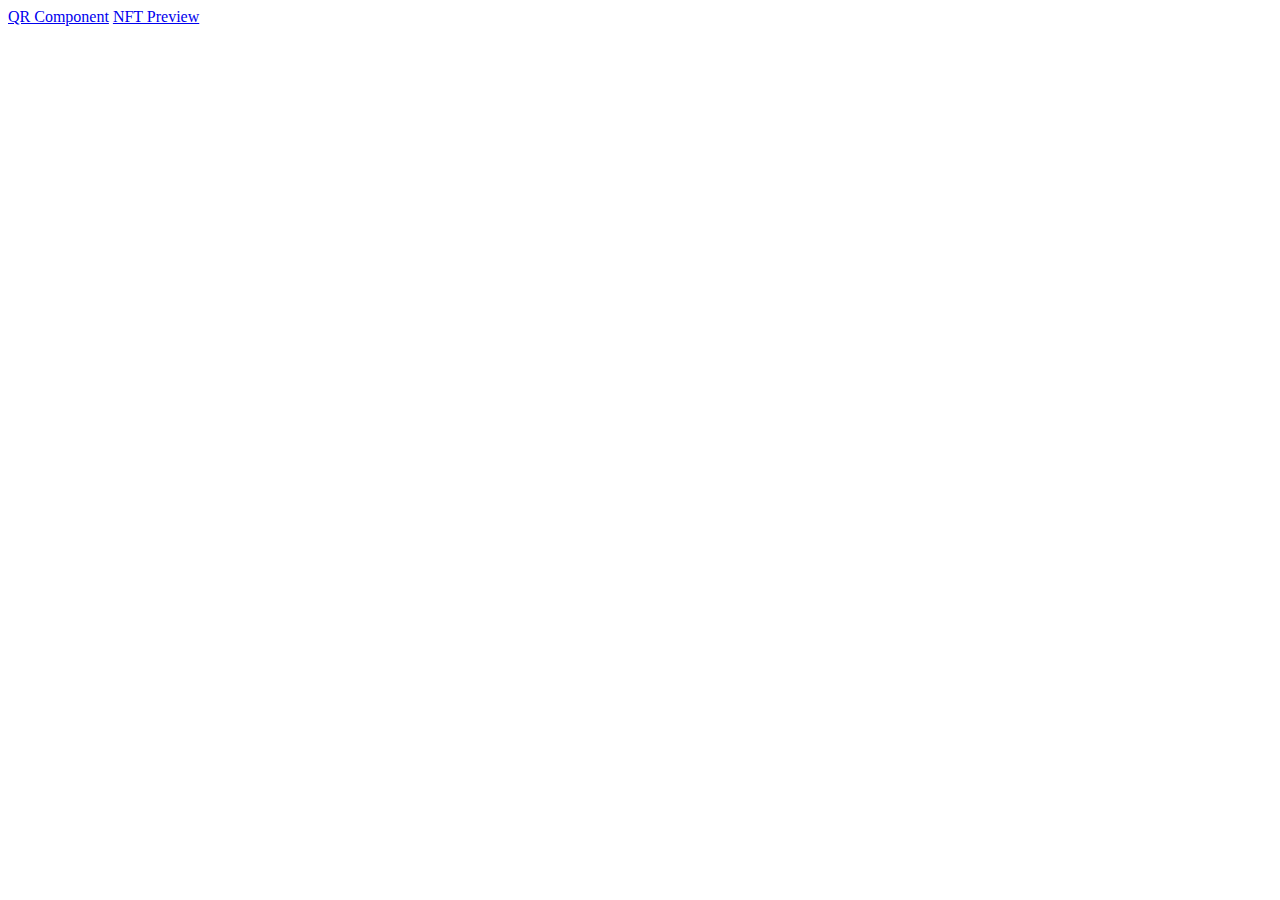
<file: index.html>
<!DOCTYPE html>
<html lang="en">
<head>
    <meta charset="UTF-8">
    <meta http-equiv="X-UA-Compatible" content="IE=edge">
    <meta name="viewport" content="width=device-width, initial-scale=1.0">
    <title>Document</title>
</head>
<body>
    <a href="./QR Component/index.html">QR Component</a>
    <a href="./NFT Preview/index.html">NFT Preview</a>
</body>
</html>
</file>
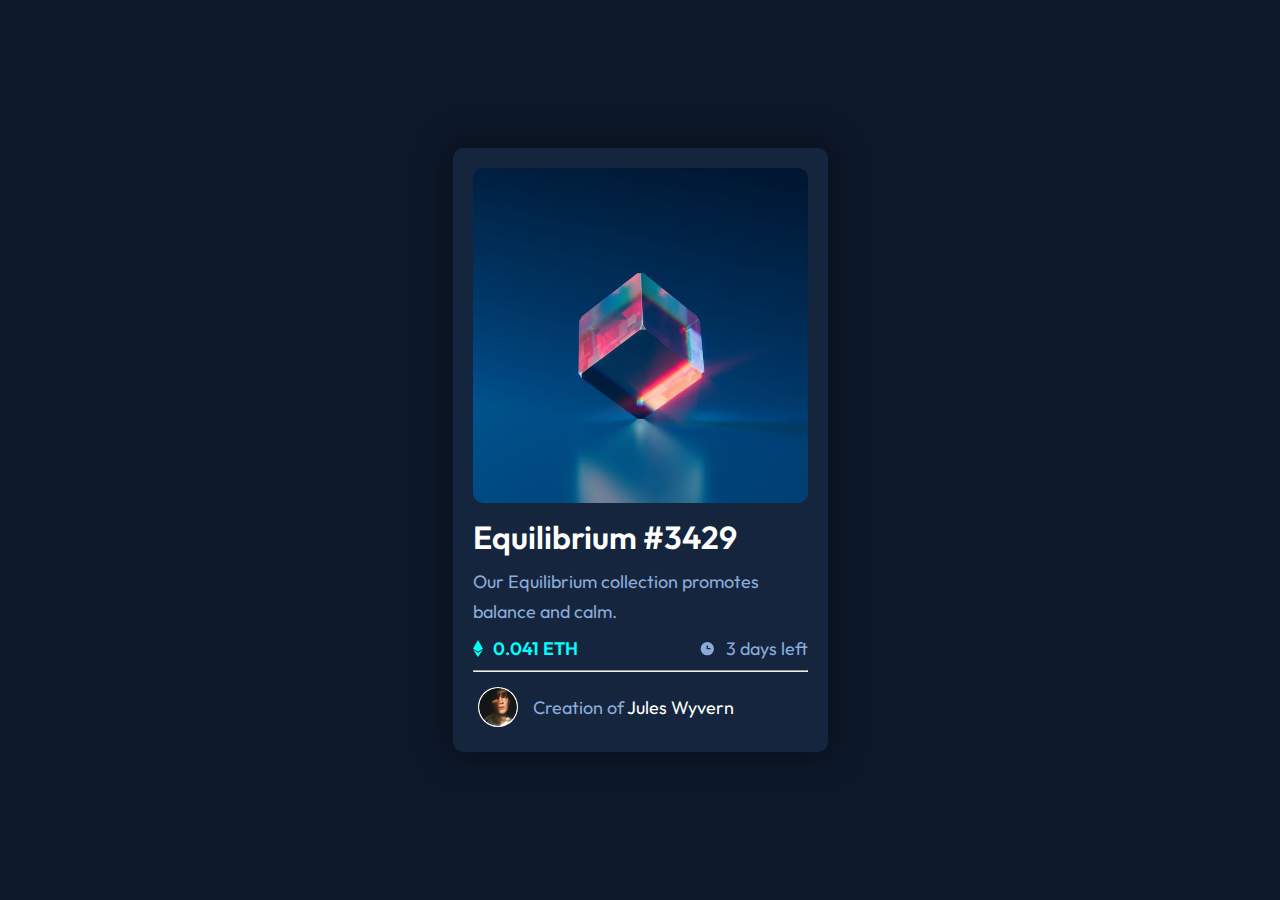
<file: NFT Preview/index.html>
<!DOCTYPE html>
<html lang="en">
  <head>
    <meta charset="UTF-8" />
    <link rel="preconnect" href="https://fonts.googleapis.com" />
    <link rel="preconnect" href="https://fonts.gstatic.com" crossorigin />
    <link
      href="https://fonts.googleapis.com/css2?family=Outfit:wght@300;400;600&display=swap"
      rel="stylesheet"
    />
    <meta http-equiv="X-UA-Compatible" content="IE=edge" />
    <meta name="viewport" content="width=device-width, initial-scale=1.0" />
    <link rel="stylesheet" href="./style.css" />
    <title>NFT Preview</title>
  </head>
  <body>
    <div class="card">
      <div class="img-container">
      <img class="showcase" src="./images/image-equilibrium.jpg" alt="" />
      <div class="showcase-overlay">
        <a href="#">
          <img class="showcase-icon icon-hover" src="./images/icon-view.svg" alt="" />
        </a>
      </div>
      </div>
      <h1><a href="#">Equilibrium #3429</a></h1>
      <p class="description">
        Our Equilibrium collection promotes balance and calm.
      </p>
      <div class="crd-info">
        <div class="pricing">
          <img class="icon" src="./images/icon-ethereum.svg" alt="" />
          <p>0.041 ETH</p>
        </div>
        <div class="time">
          <img src="./images/icon-clock.svg" alt="" />
          <p>3 days left</p>
        </div>
      </div>
      <hr />
      <div class="crd-footer">
        <img class="profile" src="./images/image-avatar.png" alt="" />
        <p>Creation of <a href="#">Jules Wyvern</a></p>
      </div>
    </div>
  </body>
</html>
</file>
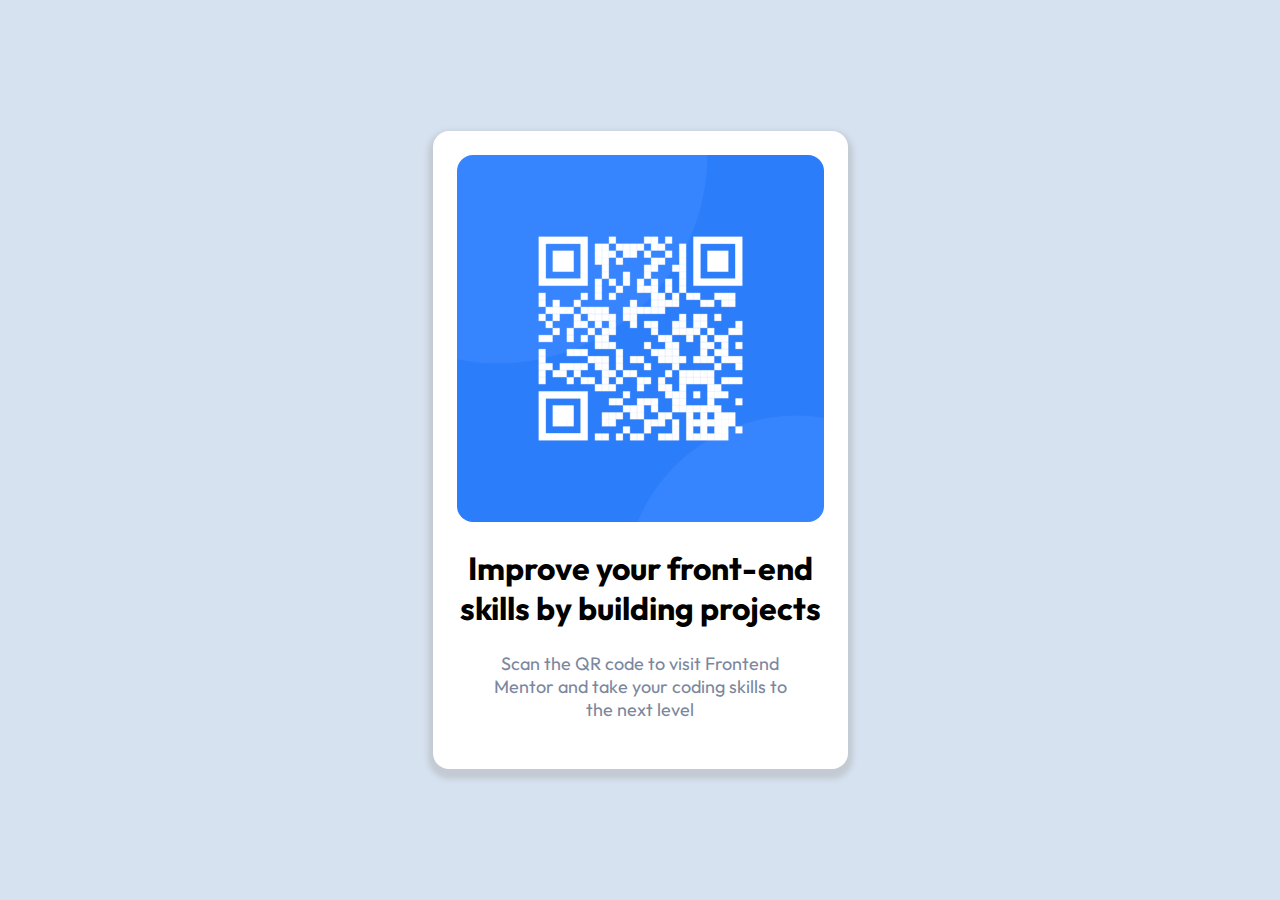
<file: QR Component/index.html>
<!DOCTYPE html>
<html lang="en">
  <head>
    <meta charset="UTF-8" />
    <meta http-equiv="X-UA-Compatible" content="IE=edge" />
    <meta name="viewport" content="width=device-width, initial-scale=1.0" />
    <title>Landing Page</title>
    <link rel="preconnect" href="https://fonts.googleapis.com" />
    <link rel="preconnect" href="https://fonts.gstatic.com" crossorigin />
    <link
      href="https://fonts.googleapis.com/css2?family=Outfit:wght@400;700&display=swap"
      rel="stylesheet"
    />
    <link rel="stylesheet" href="style.css" />
  </head>
  <body>
    <div class="card">
      <img src="./images/image-qr-code.png" alt="" />
      <h1>Improve your front-end skills by building projects</h1>
      <p>
        Scan the QR code to visit Frontend Mentor and take your coding skills to
        the next level
      </p>
    </div>
  </body>
</html>
</file>
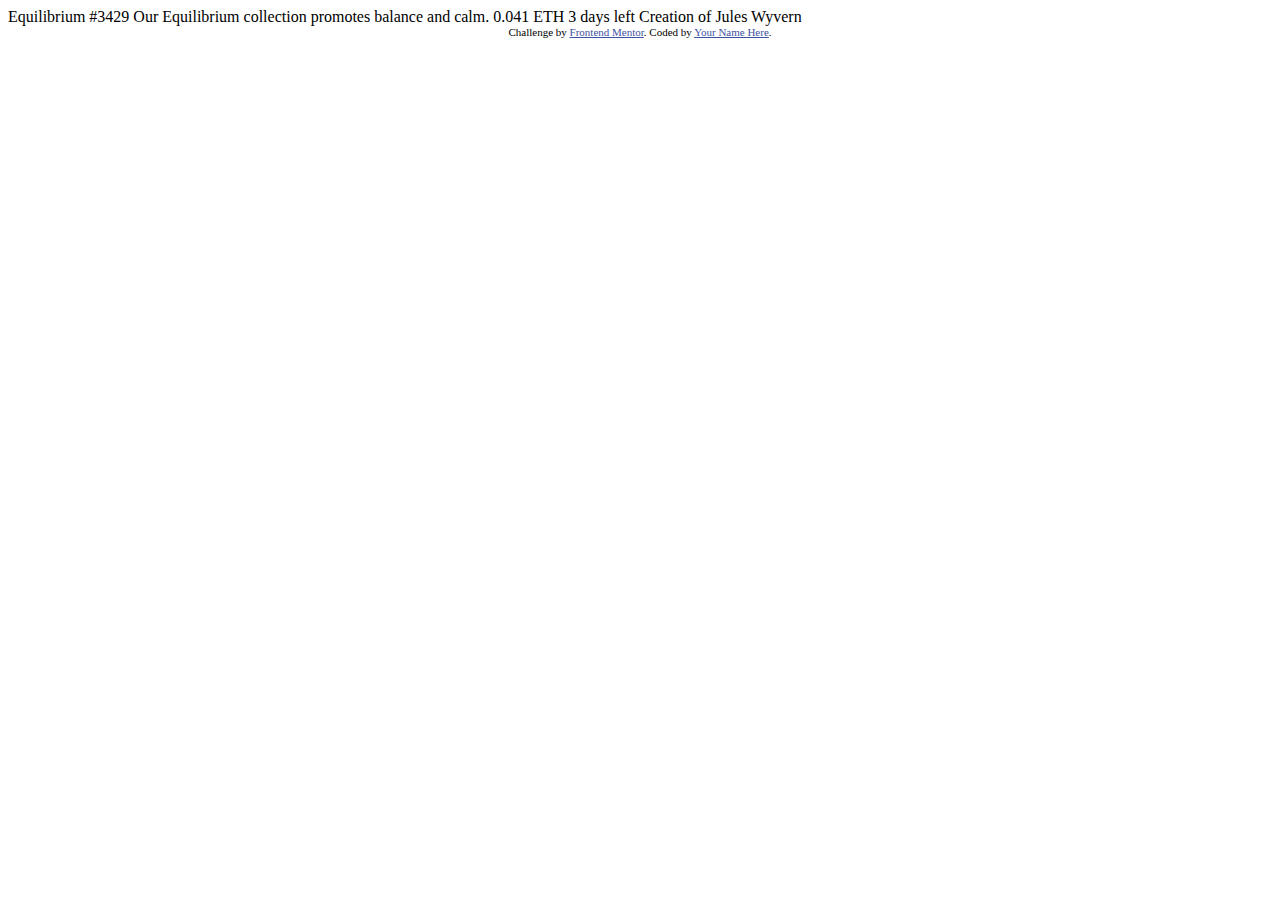
<file: NFT Preview/nft-preview-card-component-main/index.html>
<!DOCTYPE html>
<html lang="en">
<head>
  <meta charset="UTF-8">
  <meta name="viewport" content="width=device-width, initial-scale=1.0"> <!-- displays site properly based on user's device -->

  <link rel="icon" type="image/png" sizes="32x32" href="./images/favicon-32x32.png">
  
  <title>Frontend Mentor | NFT preview card component</title>

  <!-- Feel free to remove these styles or customise in your own stylesheet 👍 -->
  <style>
    .attribution { font-size: 11px; text-align: center; }
    .attribution a { color: hsl(228, 45%, 44%); }
  </style>
</head>
<body>

  Equilibrium #3429

  Our Equilibrium collection promotes balance and calm.

  0.041 ETH
  3 days left
  
  Creation of Jules Wyvern

  <div class="attribution">
    Challenge by <a href="https://www.frontendmentor.io?ref=challenge" target="_blank">Frontend Mentor</a>. 
    Coded by <a href="#">Your Name Here</a>.
  </div>
</body>
</html>
</file>
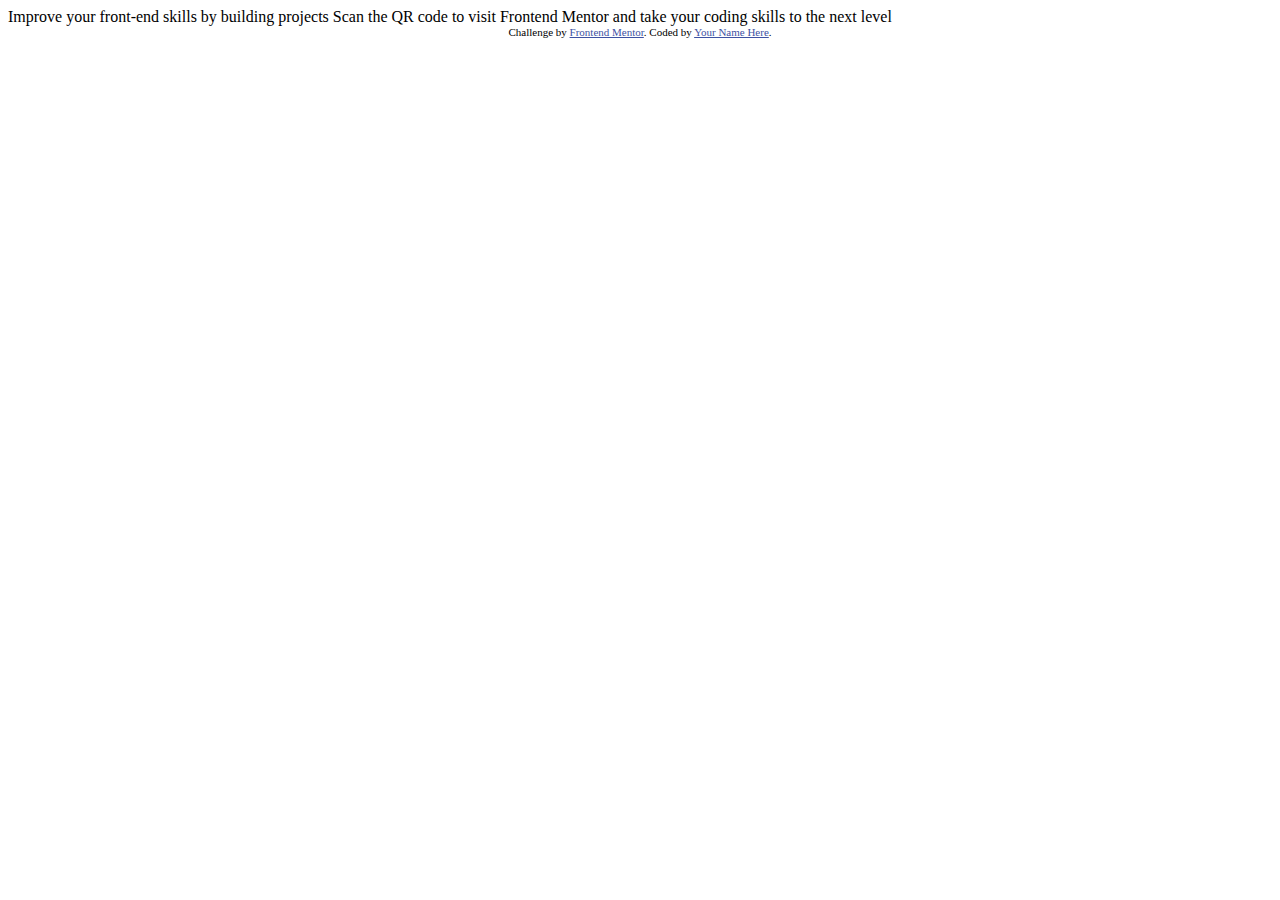
<file: QR Component/qr-code-component-main/index.html>
<!DOCTYPE html>
<html lang="en">
<head>
  <meta charset="UTF-8">
  <meta name="viewport" content="width=device-width, initial-scale=1.0"> <!-- displays site properly based on user's device -->

  <link rel="icon" type="image/png" sizes="32x32" href="./images/favicon-32x32.png">
  
  <title>Frontend Mentor | QR code component</title>

  <!-- Feel free to remove these styles or customise in your own stylesheet 👍 -->
  <style>
    .attribution { font-size: 11px; text-align: center; }
    .attribution a { color: hsl(228, 45%, 44%); }
  </style>
</head>
<body>

  Improve your front-end skills by building projects

  Scan the QR code to visit Frontend Mentor and take your coding skills to the next level
  
  <div class="attribution">
    Challenge by <a href="https://www.frontendmentor.io?ref=challenge" target="_blank">Frontend Mentor</a>. 
    Coded by <a href="#">Your Name Here</a>.
  </div>
</body>
</html>
</file>
<file: NFT Preview/style.css>
* {
  margin: 0;
  box-sizing: border-box;
  font-family: "Outfit", sans-serif;
}

:root {
  --bg-color: hsl(217, 54%, 11%);
  --hd-color: hsl(0, 0%, 100%);
  --cd-bg-color: hsl(216, 50%, 16%);
  --clr-primary: hsl(215, 51%, 70%);
  --clr-accent: hsl(180, 100%, 50%);
  --clr-break: hsl(215, 32%, 27%);
}

body {
  background-color: var(--bg-color);
  height: 100vh;
  display: flex;
  justify-content: center;
  align-items: center;
}

.card {
  background-color: var(--cd-bg-color);
  width: 375px;
  padding: 20px;
  border-radius: 10px;
  box-shadow: 0 0 30px 10px rgba(0, 0, 0, 0.322);
  position: relative;
}

.img-container {
    position: relative;
    width: 100%;
}

.showcase {
  width: 100%;
  border-radius: 10px;
}

.showcase-overlay {
  position: absolute;
  top: 0;
  bottom: 0;
  left: 0;
  right: 0;
  height: 99%;
  width: 100%;
  opacity: 0;
  transition: 0.3s ease;
  background-color: rgba(0, 255, 255, 0.315);
  border-radius: 10px;
}

.showcase-overlay:hover {
    opacity: 1;
}

.showcase-icon {
    padding: 145px;
    position: absolute;
    top: 50%;
    left: 50%;
    transform: translate(-50%, -50%);
    -ms-transform: translate(-50%, -50%);
}

.icon {
  width: 10px;
}

/*Typography*/

a {
  color: var(--hd-color);
  text-decoration: none;
}

a:hover {
  color: var(--clr-accent);
}

.card h1 {
  color: var(--hd-color);
  font-weight: 600;
  margin: 10px 0;
}

.card p {
  color: var(--clr-primary);
  font-size: 18px;
}

/*Structure*/

.crd-info {
  display: flex;
  flex-wrap: nowrap;
  justify-content: space-between;
  align-items: center;
}

.description {
  margin: 10px 0;
  font-weight: 400;
  line-height: 30px;
}

.pricing,
.time {
  display: flex;
  justify-content: space-between;
  align-items: center;
  gap: 10px;
}

.pricing > p {
  color: var(--clr-accent);
  font-weight: 600;
}

hr {
  margin: 10px auto;
  width: 100%;
  color: var(--clr-break);
  background-color: var(--clr-break);
  height: 2px;
}

.crd-footer {
  padding: 5px;
  display: flex;
  gap: 15px;
  justify-content: flex-start;
  align-items: center;
}

.profile {
  width: 40px;
  background-color: var(--hd-color);
  border-radius: 50%;
  padding: 1px;
}
</file>
<file: QR Component/style.css>
/*
- White: hsl(0, 0%, 100%)
- Light gray: hsl(212, 45%, 89%)
- Grayish blue: hsl(220, 15%, 55%)
- Dark blue: hsl(218, 44%, 22%)
- Family: [Outfit](https://fonts.google.com/specimen/Outfit)
- Weights: 400, 700
*/

html {
    height: 100%;
}

body {
    margin: 0;
    background-color: #d6e2f0;
    font-family: 'Outfit', sans-serif;
    display: flex;
    height: 100%;
    justify-content: center;
    align-items: center;
}

.card {
    background-color: hsl(0, 0%, 100%);
    text-align: center;
    width: 367px;
    border-radius: 1rem;
    padding: 1.5rem;
    box-shadow: 0 5px 5px 5px #a3a3a35d;
}

.card img {
    width: 100%;
    border-radius: 1rem;
}

.card h2 {
    color: hsl(218, 44%, 22%);
    margin: 1.65rem;
    font-size: 30px;
}

.card p {
    color: hsl(220, 15%, 55%);
    width: 80%;
    margin: 1.5rem auto;
    font-size: 18px;
}
</file>
